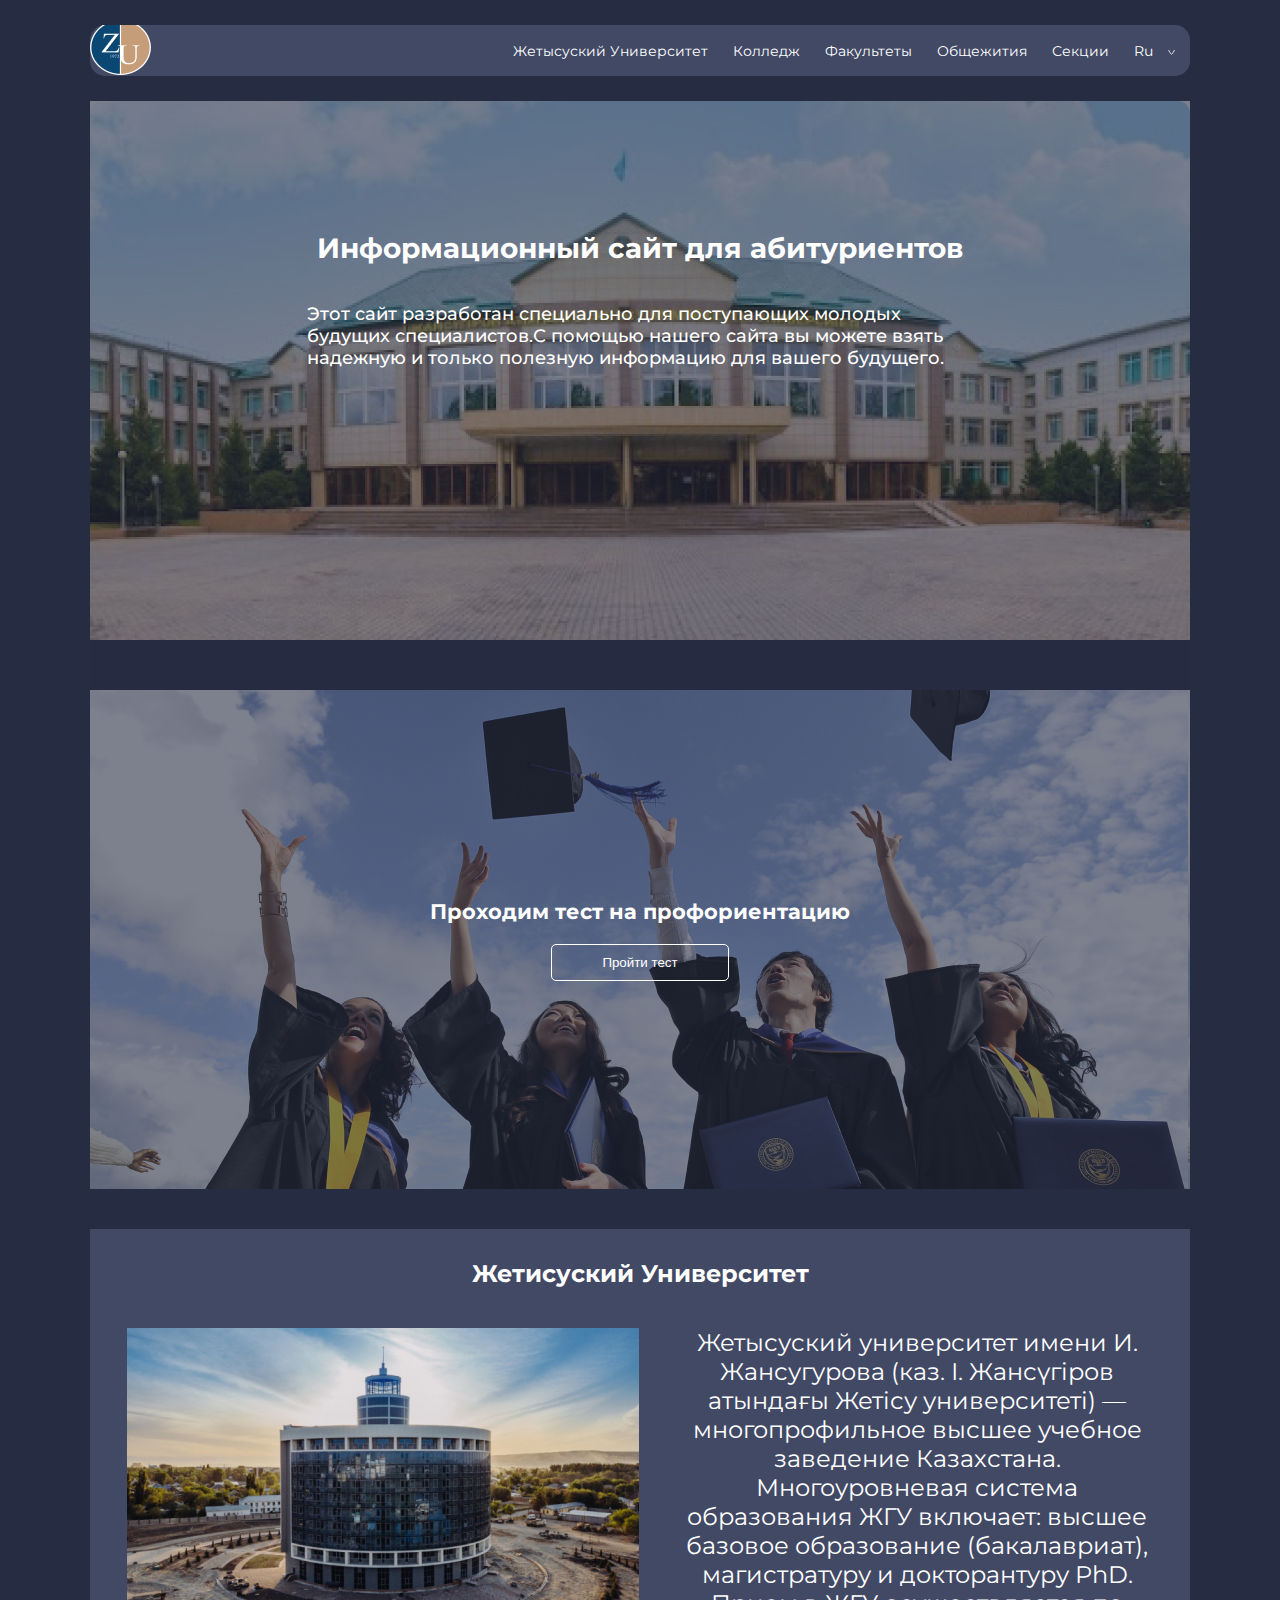
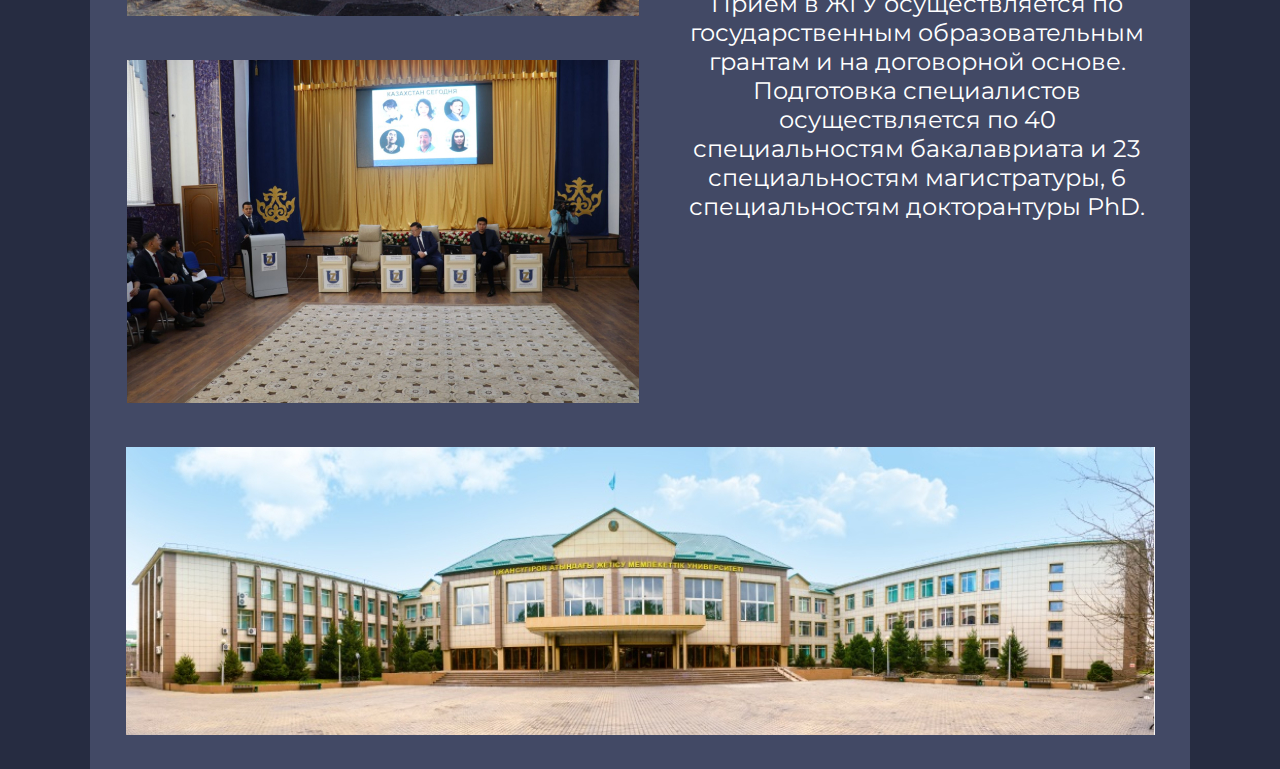
<file: index.html>
<!DOCTYPE html>
<html lang="ru">
<head>
    <meta charset="UTF-8">
    <meta http-equiv="X-UA-Compatible" content="IE=edge">
    <meta name="viewport" content="width=device-width, initial-scale=1.0">
    <title>Информационный сайт</title>
    <link rel="stylesheet" href="css/style.css">
    <link rel="preconnect" href="https://fonts.googleapis.com">
    <link rel="preconnect" href="https://fonts.gstatic.com" crossorigin>
    <link href="https://fonts.googleapis.com/css2?family=Montserrat:wght@400;500;700&display=swap" rel="stylesheet">
</head>
<body>
    <div class="container">
        <header class="header">
            <img src="img/logo.png" alt="logo">
            <ul class="menu">
                <li><a href="#">Жетысуский Университет</a></li>
                <li><a href="#">Колледж</a></li>
                <li><a href="#">Факультеты</a></li>
                <li><a href="#">Общежития</a></li>
                <li><a href="#">Секции</a></li>
                <li>Ru</li>
                <button class="btn"><img src="img/around.svg" alt="around"></button>
            </ul>
        </header>
        <section class="main">
            <div class="main--offer">
                <h1>Информационный сайт для абитуриентов</h1>
                <p>Этот сайт разработан специально для поступающих молодых будущих специалистов.С помощью нашего сайта вы можете взять надежную и только полезную информацию для вашего будущего. </p>    
            </div>
            
        </section>

        <section class="testing">
            <div class="testing--link">
                <h2>Проходим тест на профориентацию</h2>
                 <button>Пройти тест</button>
            </div>
        </section>
        <section class="university">
            <h1>Жетисуский Университет</h1>
            <div class="block">
                <div class="__first">
                    <img class="__img--1" src="img/1.jpg" alt="1">
                    <img src="img/2.jpg" alt="2">
                </div>
                <div class="__second">
                    <p>Жетысуский университет имени И. Жансугурова  (каз. І. Жансүгіров атындағы Жетісу университеті) — многопрофильное высшее учебное заведение Казахстана.
    
                        Многоуровневая система образования ЖГУ включает: высшее базовое образование (бакалавриат), магистратуру и докторантуру PhD. Прием в ЖГУ осуществляется по государственным образовательным грантам и на договорной основе. Подготовка специалистов осуществляется по 40 специальностям бакалавриата и 23 специальностям магистратуры, 6 специальностям докторантуры PhD.</p>
                </div>
            </div>
            <img src="img/3.jpg" alt="3">
        </section>
    </div>
</body>
</html>
</file>
<file: css/style.css>
*{
    padding: 0;
    margin: 0;
}

a{
    color: #fff;
    text-decoration: none;
}

li{
    list-style: none;
}

body{
    font-family: 'Montserrat', sans-serif;
    color: #fff;
    font-size: 14px;
    background-color: #262C41;
}

.container{
    width: 1100px;
    margin: 0 auto;
}

.header{
    display: flex;
    margin-top: 25px;
    justify-content: space-between;
    width: 100%;
    border-radius: 15px;
    background-color: #424965;
}

.menu{
    display: flex;
    align-items: center;
}

.menu li{
    margin-left: 25px;
}

.btn{
    padding: 15px;
    background: none;
    border: none;
}

.main{
    width: 100%;
    height: 539px;
    margin-top: 25px;
    background: url(../img/bg.jpg);
}

.main--offer{
    display: flex;
    flex-direction: column;
    padding-top: 130px;
    width: 100%;
    height: 100%;
    background: rgba(38, 44, 65, 0.6);
    align-items: center;
}

.main--offer h1{
    font: 27px;
    font-weight: 700;
}

.main--offer p{
    width: 667px;
    font-size: 18px;
    padding-top: 38px;
    font-weight: 500;

}

.testing{
    margin-top: 50px;
    width: 100%;
    height: 499px;
    background: url(../img/bg-2.jpg);
}

.testing--link{
    display: flex;
    flex-direction: column;
    align-items: center;
    justify-content: center;
    width: 100%;
    height: 100%;
    background: rgba(38, 44, 65, 0.6);
}

.testing button{
    margin-top: 20px;
    color: #fff;
    background: none;
    padding: 10px 50px;
    border: solid 1px;
    border-radius: 5px;
}

.university{
    margin-top: 40px;
    padding: 30px 0;
    background-color: #424965;
    text-align: center;
}

.university h1{
    font-size: 24px;
    font-weight: 700;
    
}

.block{
    width: 1028px;
    display: flex;
    margin: 0 auto;

}
.__first{
    margin: 40px 40px 40px 0;
}

.__img--1{
    margin-bottom: 40px;
}
.__second{
   margin-top: 40px;
}

.__second p{
    font-size: 24px;
    width: 474px;
}
</file>
